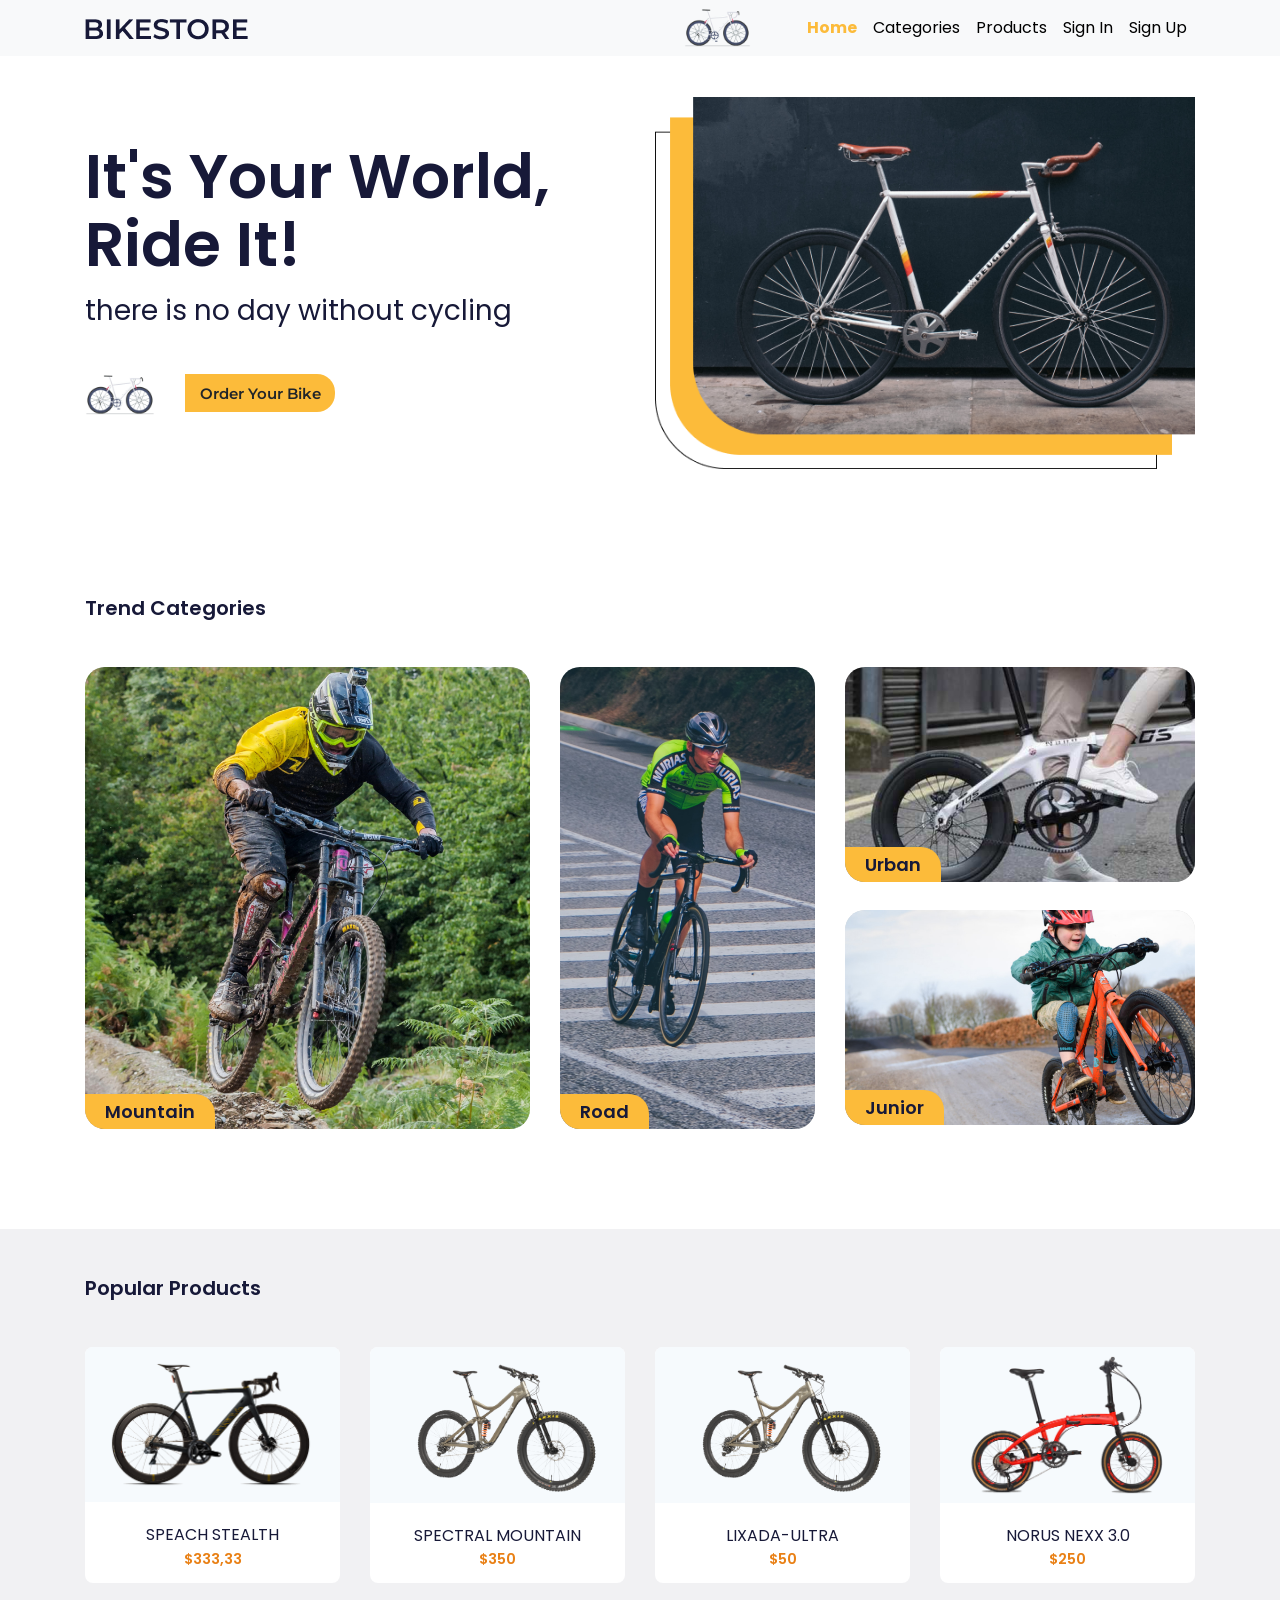
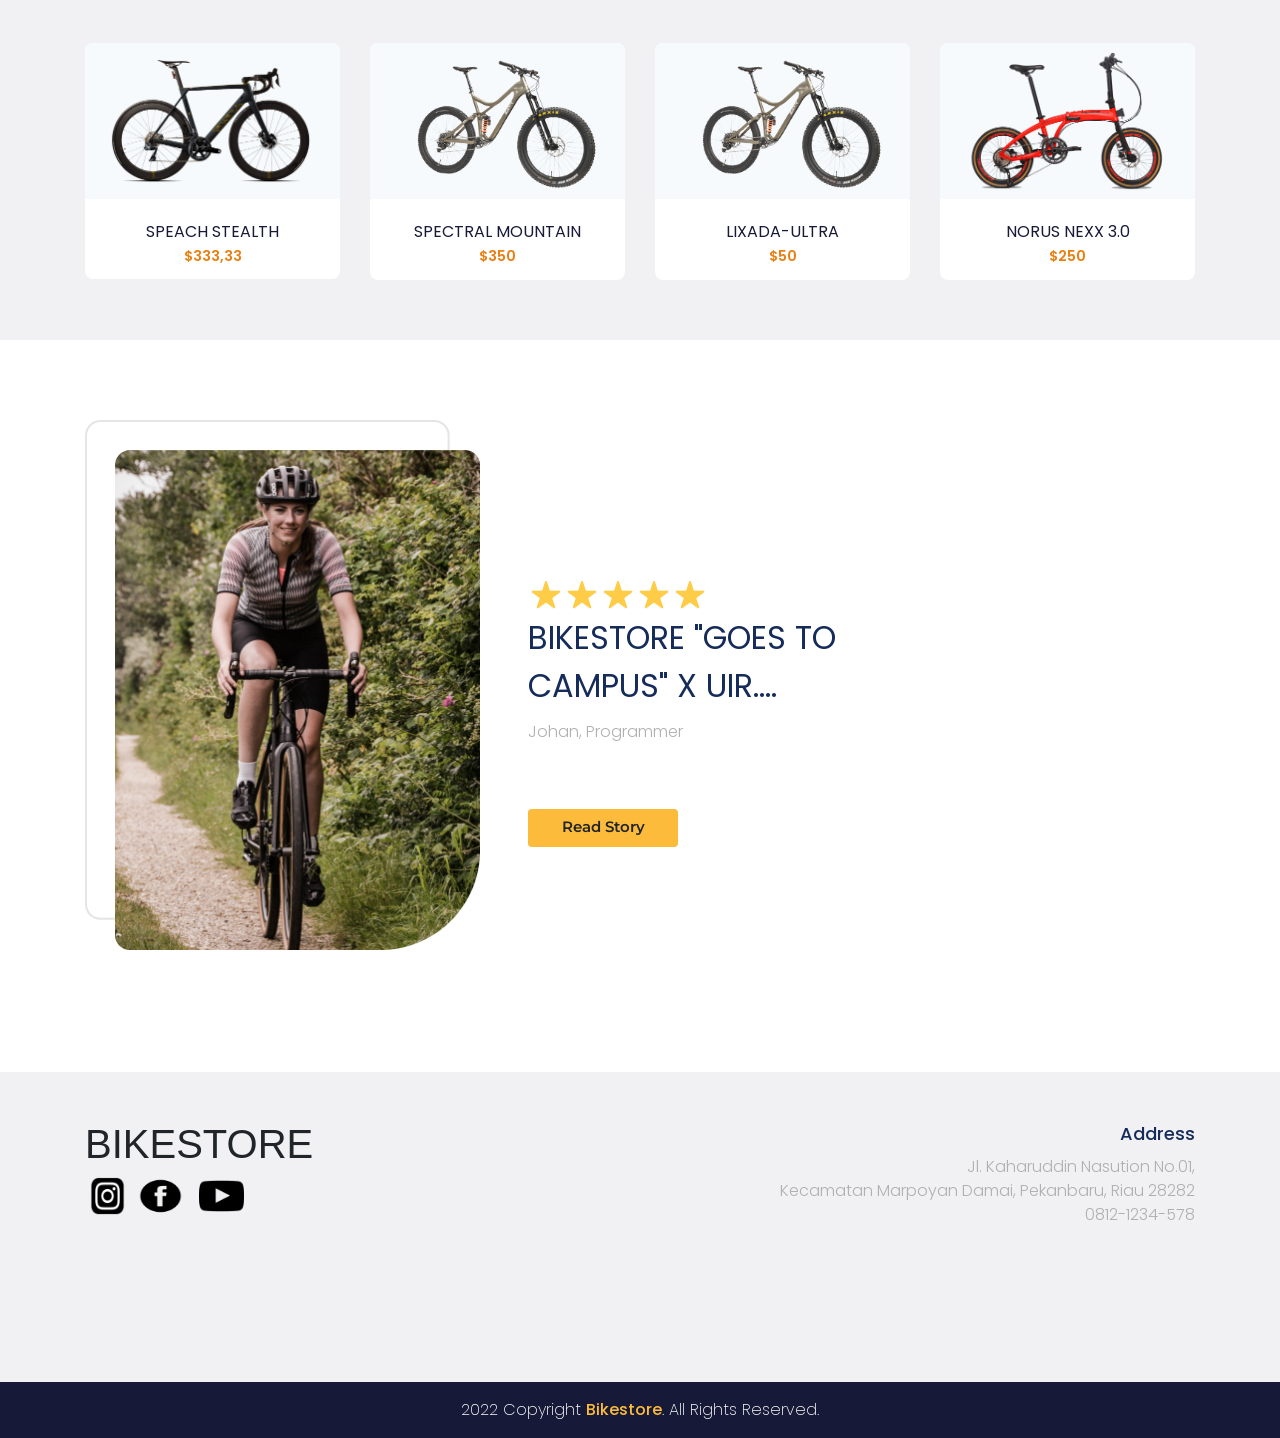
<file: index.html>
<!DOCTYPE html>
<html lang="en">
<head>
    <meta charset="UTF-8">
    <meta http-equiv="X-UA-Compatible" content="IE=edge">
    <meta name="viewport" content="width=device-width, initial-scale=1.0">
    <link rel="stylesheet" href="frontend/libraries/bootstrap/css/bootstrap.css">
    <link href="https://fonts.googleapis.com/css2?family=Montserrat:wght@100;300;400;500;600;700;800&family=Poppins:wght@400;500;600;800&display=swap" rel="stylesheet">
    <link rel="stylesheet" href="frontend/styles/main.css">
    <title>BIKESTORE</title>
</head>
<body>
  <header>
    <nav class="navbar navbar-expand-lg navbar-light fixed-top bg-light">
      <div class="container">
        <a class="navbar-brand" href="#">
          <img src="frontend/images/bikestore.png" style="width: auto;">
        </a>
        <button class="navbar-toggler" type="button" data-toggle="collapse" data-target="#navbarSupportedContent" aria-controls="navbarSupportedContent" aria-expanded="false" aria-label="Toggle navigation">
          <span class="navbar-toggler-icon"></span>
        </button>
        <div class="collapse navbar-collapse" id="navbarSupportedContent">
          <ul class="navbar-nav ml-auto">
            <li class="nav-item">
              <img src="frontend/images/bicycle-logo.svg" class="mr-5" alt="">
            </li>
            <li class="nav-item">
              <a class="nav-link active" href="index.html">Home</a>
            </li>
            <li class="nav-item">
              <a class="nav-link" href="#">Categories</a>
            </li>
            <li class="nav-item">
              <a class="nav-link" href="pages/detail.html">Products</a>
            </li>
            <li class="nav-item">
              <a class="nav-link" href="#">Sign In</a>
            </li>
            <li class="nav-item">
              <a class="nav-link" href="#">Sign Up</a>
            </li>
          </ul>
        </div>
      </div>
    </nav>
  </header>

  <!-- Hero Banner -->
  <section class="pt-5 hero-banner">
    <div class="container">
      <div class="row align-items-center">
        <div class="col-md-6 pr-5">
          <h1 class="mb-3">
            It's Your World, <br> Ride It!
          </h1>
          <p class="mb-5 w-100">
            there is no day without cycling
          </p>
          <img src="frontend/images/bicycle-logo.svg" alt="logo bikestore" class="banner-logo">
          <a href="pages/bookingpage1.html"><button class="btn btn-cta p-2">Order Your Bike</button></a>
        </div>
  
        <div class="col-md-6 pl-6 mt-5">
          <div>
            <img src="frontend/images/bannfer-full.png" alt="" class="img-fluid ">
            <!-- <img src="frontend/images/banner-frame.png" alt="" class="img-fluid position-absolute banner-img-frame">
            <img src="frontend/images/banner-frame-1.png" alt="" class="img-fluid position-absolute banner-img-frame-1"> -->
          </div>
        </div>
      </div>
    </div>
  </section>

  <!-- Trend Categories -->
  <section class="container categories">
    <h4 class="mb-5">Trend Categories</h4>
    <div class="row">
      <div class="col-6 col-md-5 component-categories d-block">
        <div class="tag">
          <span>Mountain</span>
        </div>
        <a href="pages/detail.html">
          <div class="categories-thumbnail">
            <div class="categories-image" style="background-image: url('frontend/images/categories-mountain.jpg');">
            </div>
          </div>
        </a>
      </div>
      <div class="col-6 col-md-3 component-categories d-block">
        <div class="tag">
          <span>Road</span>
        </div>
        <a href="pages/detail.html">
          <div class="categories-thumbnail">
            <div class="categories-image" style="background-image: url('frontend/images/categories-road.jpg');">

            </div>
          </div>
        </a>
        <!-- <div class="card">card</div> -->
      </div>
      <div class="col-12 col-md-4">
        <div class="row">
          <div class="col-12 col-md-12 component-categories d-block">
            <div class="tag">
              <span>Urban</span>
            </div>
            <a href="pages/detail.html">
              <div class="categories-thumbnail-small">
                <div class="categories-image" style="background-image: url('frontend/images/categories-urban.jpg');">
    
                </div>
              </div>
            </a>
          </div>
        </div>
        <div class="row mt-2">
          <div class="col-12 col-md-12 component-categories d-block">
            <div class="tag">
              <span>Junior</span>
            </div>
            <a href="pages/detail.html">
              <div class="categories-thumbnail-small">
                <div class="categories-image" style="background-image: url('frontend/images/categories-junior.jpg');">
    
                </div>
              </div>
            </a>
          </div>
        </div>
      </div>
    </div>
  </section>

  <!-- Popular Products -->
  <section class="popular-products">
    <div class="container">
      <div class="row">
        <div class="col-12">
          <h4 class="mb-5 mt-5">Popular Products</h4>
        </div>
      </div>
      <div class="row">
        <div class="col-6 col-md-4 col-lg-3">
          <a href="pages/detail.html" class="component-products d-block"> 
            <div class="products-image mb-4">
              <img src="frontend/images/speach-stealth.png" alt="" class="w-100">
            </div>
            <div class="products-text mb-2">
              Speach Stealth
            </div>
            <div class="products-price">
              $333,33
            </div>
          </a>
        </div>
        <div class="col-6 col-md-4 col-lg-3">
          <a href="pages/detail.html" class="component-products d-block"> 
            <div class="products-image mb-4">
              <img src="frontend/images/spectral-mountain.png" alt="" class="w-100">
            </div>
            <div class="products-text mb-2">
              Spectral Mountain
            </div>
            <div class="products-price">
              $350
            </div>
          </a>
        </div>
        <div class="col-6 col-md-4 col-lg-3">
          <a href="pages/detail.html" class="component-products d-block"> 
            <div class="products-image mb-4">
              <img src="frontend/images/spectral-mountain.png" alt="" class="w-100">
            </div>
            <div class="products-text mb-2">
              lixada-ultra
            </div>
            <div class="products-price">
              $50
            </div>
          </a>
        </div>
        <div class="col-6 col-md-4 col-lg-3">
          <a href="pages/detail.html" class="component-products d-block"> 
            <div class="products-image mb-4">
              <img src="frontend/images/noriss.png" alt="" class="w-100">
            </div>
            <div class="products-text mb-2">
              Norus Nexx 3.0
            </div>
            <div class="products-price">
              $250
            </div>
          </a>
        </div>
        <div class="col-6 col-md-4 col-lg-3">
          <a href="pages/detail.html" class="component-products d-block"> 
            <div class="products-image mb-4">
              <img src="frontend/images/speach-stealth.png" alt="" class="w-100">
            </div>
            <div class="products-text mb-2">
              Speach Stealth
            </div>
            <div class="products-price">
              $333,33
            </div>
          </a>
        </div>
        <div class="col-6 col-md-4 col-lg-3">
          <a href="pages/detail.html" class="component-products d-block"> 
            <div class="products-image mb-4">
              <img src="frontend/images/spectral-mountain.png" alt="" class="w-100">
            </div>
            <div class="products-text mb-2">
              Spectral Mountain
            </div>
            <div class="products-price">
              $350
            </div>
          </a>
        </div>
        <div class="col-6 col-md-4 col-lg-3">
          <a href="pages/detail.html" class="component-products d-block"> 
            <div class="products-image mb-4">
              <img src="frontend/images/spectral-mountain.png" alt="" class="w-100">
            </div>
            <div class="products-text mb-2">
              lixada-ultra
            </div>
            <div class="products-price">
              $50
            </div>
          </a>
        </div>
        <div class="col-6 col-md-4 col-lg-3">
          <a href="pages/detail.html" class="component-products d-block"> 
            <div class="products-image mb-4">
              <img src="frontend/images/noriss.png" alt="" class="w-100">
            </div>
            <div class="products-text mb-2">
              Norus Nexx 3.0
            </div>
            <div class="products-price">
              $250
            </div>
          </a>
        </div>
      </div>
    </div>
  </section>

  <!-- Testimonial -->
  <section class="testimonial">
    <div class="container">
      <div class="row align-items-center">
        <div class="col-auto">
          <div class="testimonial-hero">
            <img src="frontend/images/testimonial-hero.png" alt="Testimonial" class="position-absolute testimonial-hero-image">
            <img src="frontend/images/testimonial-frame.png" alt="Testimonial" class="testimonial-frame">
          </div>
        </div>
        <div class="colfa-rotate-180 col-md-4 ml-5">
          <div class="stars align-items-center">
            <img src="frontend/images/stars.png" alt="">
          </div>
          <h2 class="testimonial-text">BIKESTORE "GOES TO CAMPUS" X UIR....</h2>
          <p class="testimonial-name
          ">Johan, Programmer</p>
          
          <a href="pages/detail.html" class="btn btn-testimonial mt-5">
            Read Story
          </a>
        </div>
      </div>
    </div><br><br><br>
  </section>

  <!-- Footer -->
  <div class="footer">
    <div class="container">
      <div class="row">
        <div class="col-6">
          <h1 class="mt-5 text-uppercase">Bikestore</h1>
          <div class="d-flex flex-row">
            <a href="https://mail.google.com/mail/u/0/#inbox">
              <img src="frontend/images/icon-ig.png">
            </a>
            <img src="frontend/images/icon-fb.png"  class="ml-2">
            <img src="frontend/images/icon-youtube.png"  class="ml-3">
          </div>
        </div>
        <div class="col-6">
          <div class="footer-tag mt-5">
            <h3>Address</h3>
            <p>Jl. Kaharuddin Nasution No.01, <br>
              Kecamatan Marpoyan Damai, Pekanbaru, Riau 28282 <br>0812-1234-578
            </p>
          </div>
        </div>
      </div>
    </div>
  </div>

  <footer>
    <div class="container">
      <div class="row">
        <div class="col-12 text-center">
          <p class="pt-3">
            2022 Copyright <a href="#">Bikestore</a>. All Rights Reserved.
          </p>
        </div>
      </div>
    </div>
  </footer> 


  <script src="frontend/libraries/jquery-3.6.0.min.js"></script>
  <script src="frontend/libraries/bootstrap/js/bootstrap.js"></script>
</body>
</html>
</file>
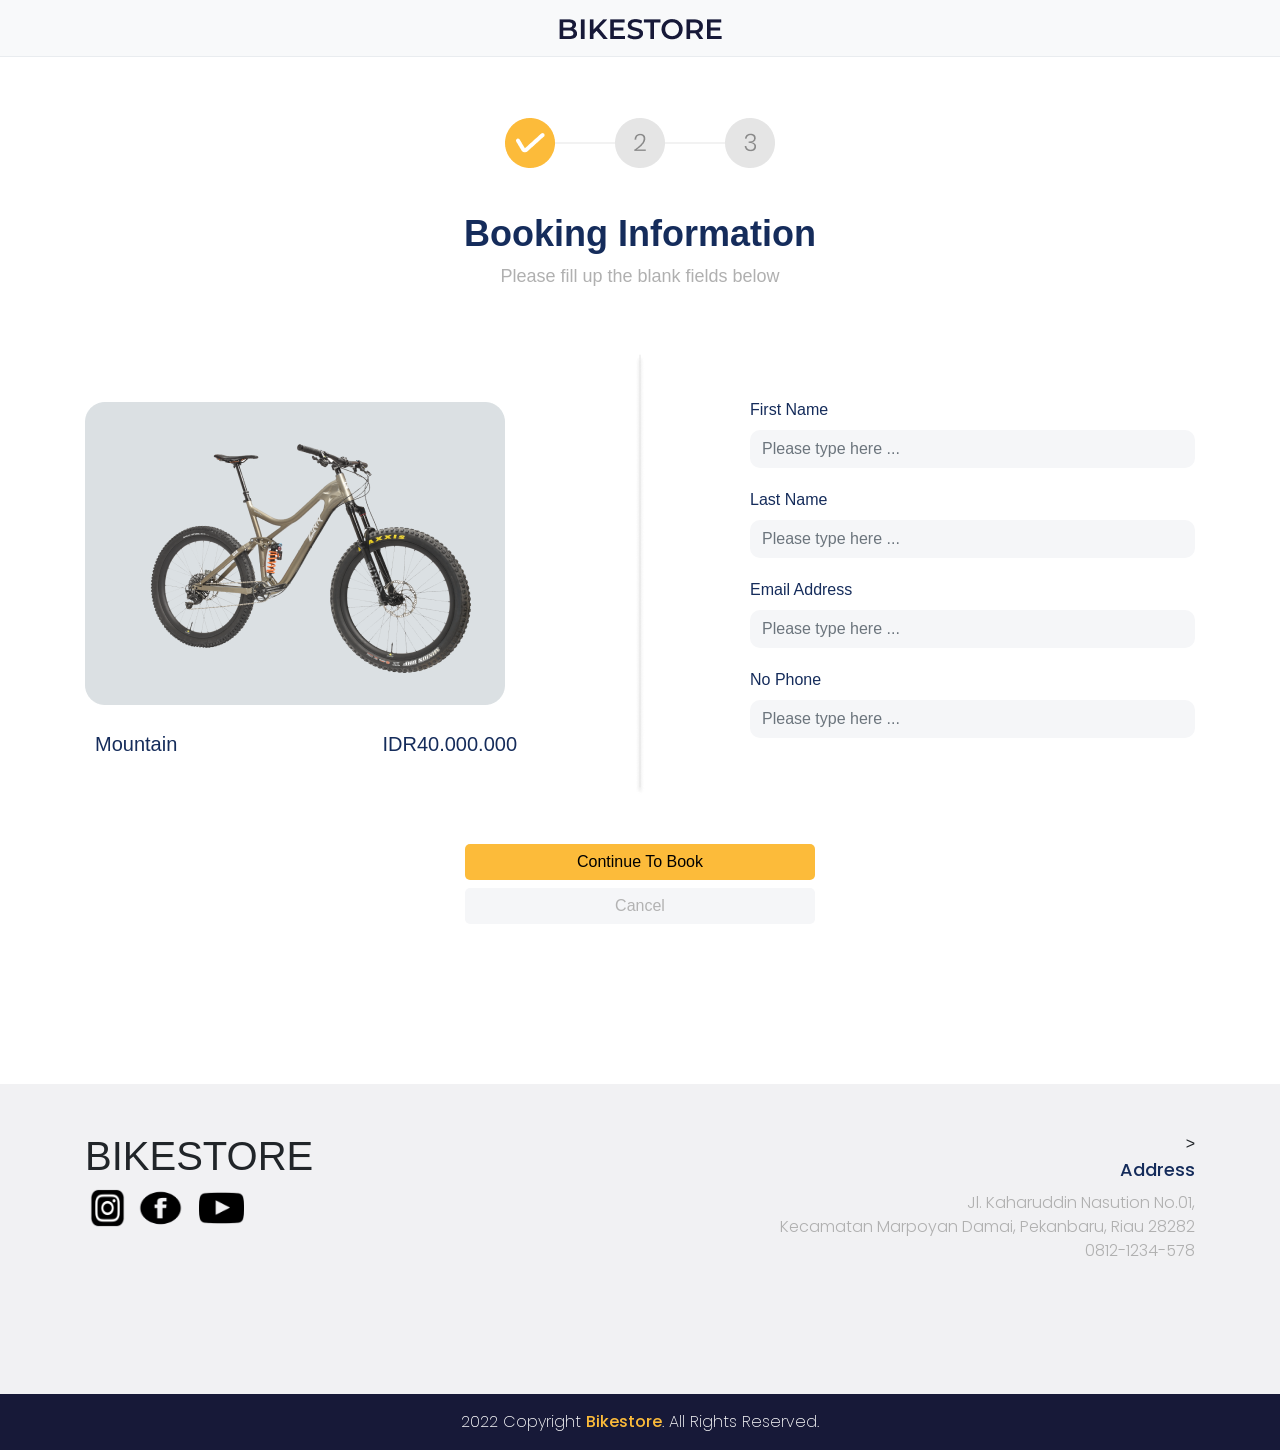
<file: pages/bookingpage1.html>
<!DOCTYPE html>
<html lang="en">
<head>
    <meta charset="UTF-8">
    <meta name="viewport" content="width=device-width, initial-scale=1.0"><link rel="stylesheet" href="../frontend/libraries/bootstrap/css/bootstrap.css">
    <link href="https://fonts.googleapis.com/css2?family=Montserrat:wght@100;300;400;500;600;700;800&family=Poppins:wght@400;500;600;800&display=swap" rel="stylesheet">
    <link rel="stylesheet" href="../frontend/styles/main.css">
    <title>Booking Page1</title>
</head>
<body>
  <header>
    <nav class="navbar navbar-expand-lg navbar-light bg-light">
      <div class="container">
        <a class="navbar-brand mx-auto" href="../index.html"><img src="../frontend/images/bikestore.png" alt=""></a>
      </div>
    </nav>
  </header>

  <!-- Page Content -->
  <div class="container booking-page-1">
    <div class="row">
        <div class="col-12">
            <img src="../frontend/images/stepper.png" class="mx-auto d-block stepper">
        </div>
        <div class="col-12">
            <div class="text-center">
                <h1 class="title-booking">Booking Information</h1>
                <p class="subtitle-booking">Please fill up the blank fields below</p>
            </div>
        </div>
    </div>
    <div class="row mt-5">
        <div class="col-md-5 mt-5">
            <img src="../frontend/images/pic_booking.png" alt="">
            <div class="row mt-4">
                <div class="col-6">
                    <p class="brand-book">Mountain</p>
                </div>
                <div class="col-6">
                    <p class="price-book">IDR40.000.000</p>
                </div>
            </div>
        </div>
        <div class="col-md-2">
            <img src="../frontend/images/garis.png" class="mx-auto d-block">
        </div>
        <div class="col-md-5 mt-4 form-booking">
            <label>First Name</label>
            <div class="input-group">
                <input type="text" class="form-control" placeholder="Please type here ...">
            </div>
            <label>Last Name</label>
            <div class="input-group">
                <input type="text" class="form-control" placeholder="Please type here ...">
            </div>
            <label>Email Address</label>
            <div class="input-group">
                <input type="email" class="form-control" placeholder="Please type here ...">
            </div>
            <label>No Phone</label>
            <div class="input-group">
                <input type="number" class="form-control" placeholder="Please type here ...">
            </div>
        </div>
    </div>
    <div class="row mt-5 mb-5">
        <div class="col-4"></div>
        <div class="col-4">
            <div class="text-center">
                <a href="bookingpage2.html" type="button" class="btn btn-md btn-dark btn-block btn-continue-booking">Continue To Book</a>
                <a href="../index.html" type="button" class="btn btn-md btn-dark btn-block btn-cancel-booking mt-2">Cancel</a>
            </div>
        </div>
        <div class="col-4"></div>
    </div>
  </div>
  <!-- Akhir Page Content -->

  <!-- Footer -->
  <div class="footer">
    <div class="container">
      <div class="row">
        <div class="col-6">
          <h1 class="mt-5 text-uppercase">Bikestore</h1>
          <div class="d-flex flex-row">
            <img src="../frontend/images/icon-ig.png">
            <img src="../frontend/images/icon-fb.png"  class="ml-2">
            <img src="../frontend/images/icon-youtube.png"  class="ml-3">
          </div>
        </div>
        <div class="col-6">
          <div class="footer-tag mt-5">>
            <h3>Address</h3>
            <p>Jl. Kaharuddin Nasution No.01, <br>
              Kecamatan Marpoyan Damai, Pekanbaru, Riau 28282 <br>0812-1234-578
            </p>
          </div>
        </div>
      </div>
    </div>
  </div>

  <footer>
    <div class="container">
      <div class="row">
        <div class="col-12 text-center">
          <p class="pt-3">
            2022 Copyright <a href="#">Bikestore</a>. All Rights Reserved.
          </p>
        </div>
      </div>
    </div>
  </footer>
  
  



  <script src="../frontend/libraries/jquery-3.6.0.min.js"></script>
  <script src="../frontend/libraries/bootstrap/js/bootstrap.js"></script>
</body>
</html>
</file>
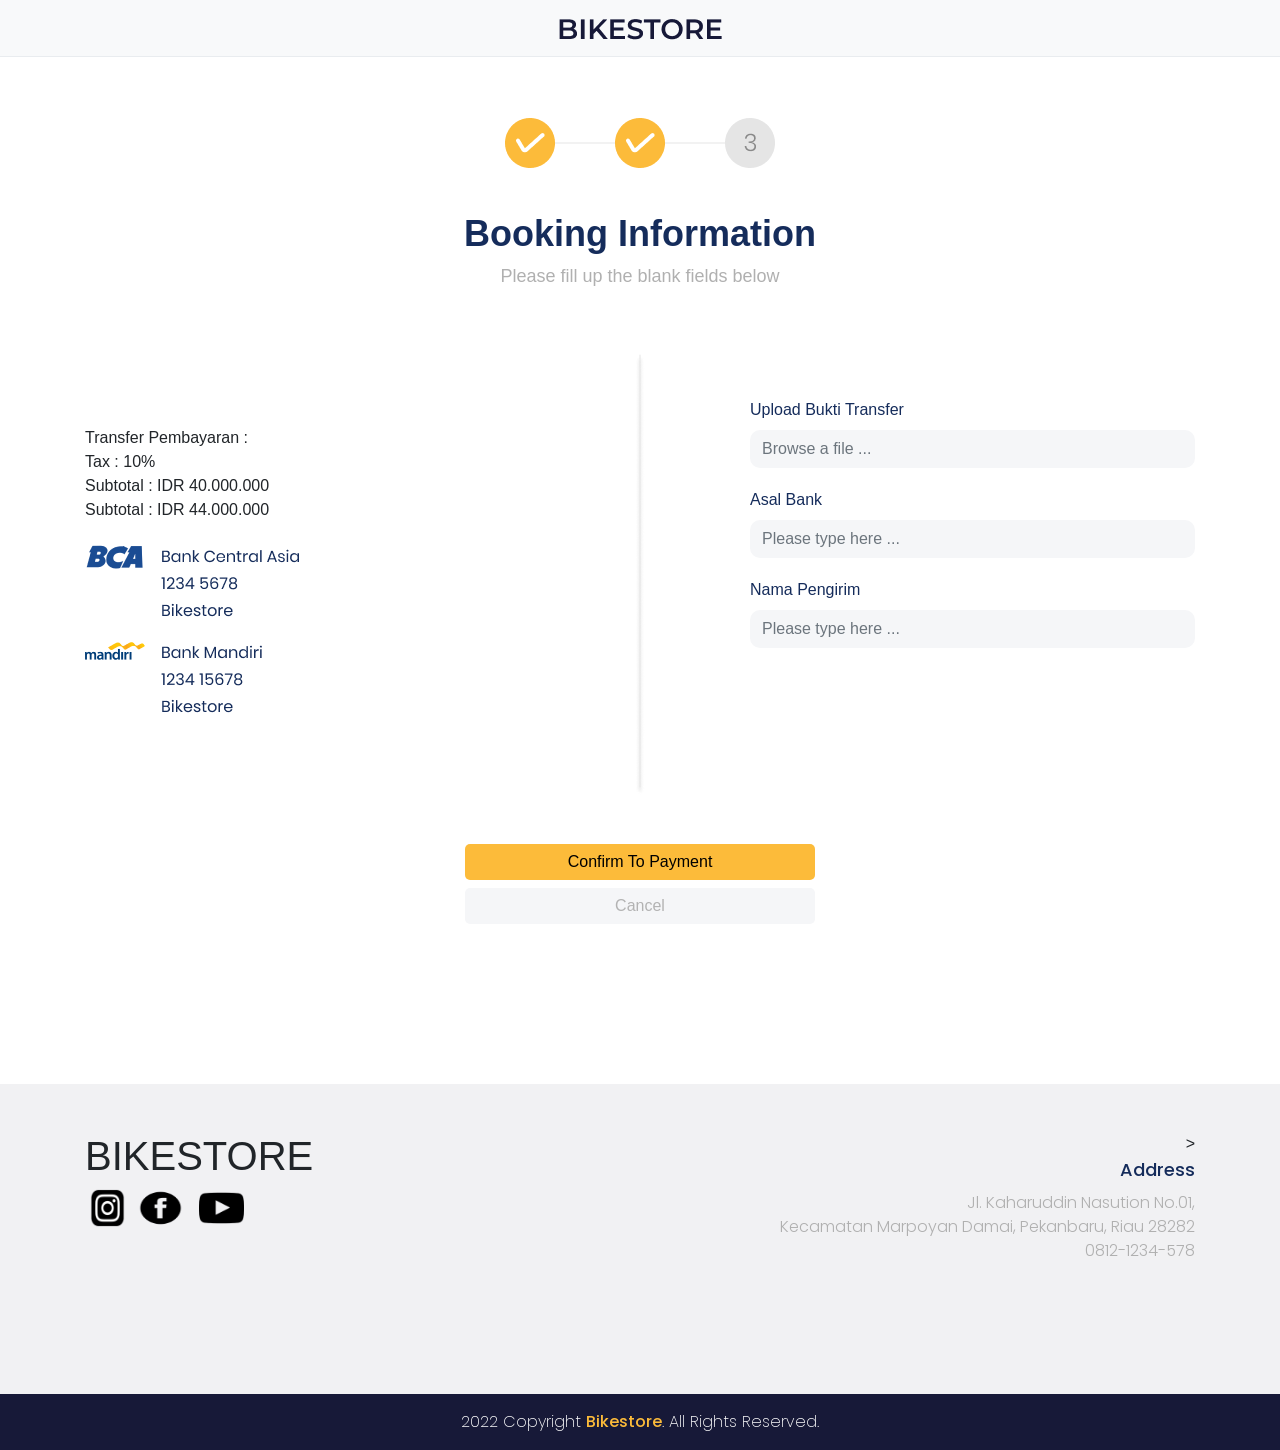
<file: pages/bookingpage2.html>
<!DOCTYPE html>
<html lang="en">
<head>
    <meta charset="UTF-8">
    <meta name="viewport" content="width=device-width, initial-scale=1.0"><link rel="stylesheet" href="../frontend/libraries/bootstrap/css/bootstrap.css">
    <link href="https://fonts.googleapis.com/css2?family=Montserrat:wght@100;300;400;500;600;700;800&family=Poppins:wght@400;500;600;800&display=swap" rel="stylesheet">
    <link rel="stylesheet" href="../frontend/styles/main.css">
    <title>Booking Page 2</title>
</head>
<body>
  <header>
    <nav class="navbar navbar-expand-lg navbar-light bg-light">
      <div class="container">
        <a class="navbar-brand mx-auto" href="../index.html"><img src="../frontend/images/bikestore.png" alt=""></a>
      </div>
    </nav>
  </header>

  <!-- Page Content -->
  <div class="container booking-page-1">
    <div class="row">
        <div class="col-12">
            <img src="../frontend/images/stepper-2.png" class="mx-auto d-block stepper">
        </div>
        <div class="col-12">
            <div class="text-center">
                <h1 class="title-booking">Booking Information</h1>
                <p class="subtitle-booking">Please fill up the blank fields below</p>
            </div>
        </div>
    </div>
    <div class="row mt-5">
        <div class="col-md-5 mt-5">
            <div class="row mt-4">
                <div class="col-6">
                    <p>Transfer Pembayaran :
                        <br>Tax : 10%
                        <br>Subtotal : IDR 40.000.000
                        <br>Subtotal : IDR 44.000.000</p>
                </div>
            </div>
            <img src="../frontend/images/item_bank.png">
        </div>
        <div class="col-md-2">
            <img src="../frontend/images/garis.png" class="mx-auto d-block">
        </div>
        <div class="col-md-5 mt-4 form-booking">
            <label>Upload Bukti Transfer</label>
            <div class="input-group">
                <input type="text" class="form-control" placeholder="Browse a file ...">
            </div>
            <label>Asal Bank</label>
            <div class="input-group">
                <input type="text" class="form-control" placeholder="Please type here ...">
            </div>
            <label>Nama Pengirim</label>
            <div class="input-group">
                <input type="email" class="form-control" placeholder="Please type here ...">
            </div>
        </div>
    </div>
    <div class="row mt-5 mb-5">
        <div class="col-4"></div>
        <div class="col-4">
            <div class="text-center">
                <a href="bookingpage3.html" type="button" class="btn btn-md btn-dark btn-block btn-continue-booking">Confirm To Payment</a>
                <a href="../index.html" type="button" class="btn btn-md btn-dark btn-block btn-cancel-booking mt-2">Cancel</a>
            </div>
        </div>
        <div class="col-4"></div>
    </div>
  </div>
  <!-- Akhir Page Content -->

  <!-- Footer -->
  <div class="footer">
    <div class="container">
      <div class="row">
        <div class="col-6">
          <h1 class="mt-5 text-uppercase">Bikestore</h1>
          <div class="d-flex flex-row">
            <img src="../frontend/images/icon-ig.png">
            <img src="../frontend/images/icon-fb.png"  class="ml-2">
            <img src="../frontend/images/icon-youtube.png"  class="ml-3">
          </div>
        </div>
        <div class="col-6">
          <div class="footer-tag mt-5">>
            <h3>Address</h3>
            <p>Jl. Kaharuddin Nasution No.01, <br>
              Kecamatan Marpoyan Damai, Pekanbaru, Riau 28282 <br>0812-1234-578
            </p>
          </div>
        </div>
      </div>
    </div>
  </div>

  <footer>
    <div class="container">
      <div class="row">
        <div class="col-12 text-center">
          <p class="pt-3">
            2022 Copyright <a href="#">Bikestore</a>. All Rights Reserved.
          </p>
        </div>
      </div>
    </div>
  </footer>
  
  



  <script src="../frontend/libraries/jquery-3.6.0.min.js"></script>
  <script src="../frontend/libraries/bootstrap/js/bootstrap.js"></script>
</body>
</html>
</file>
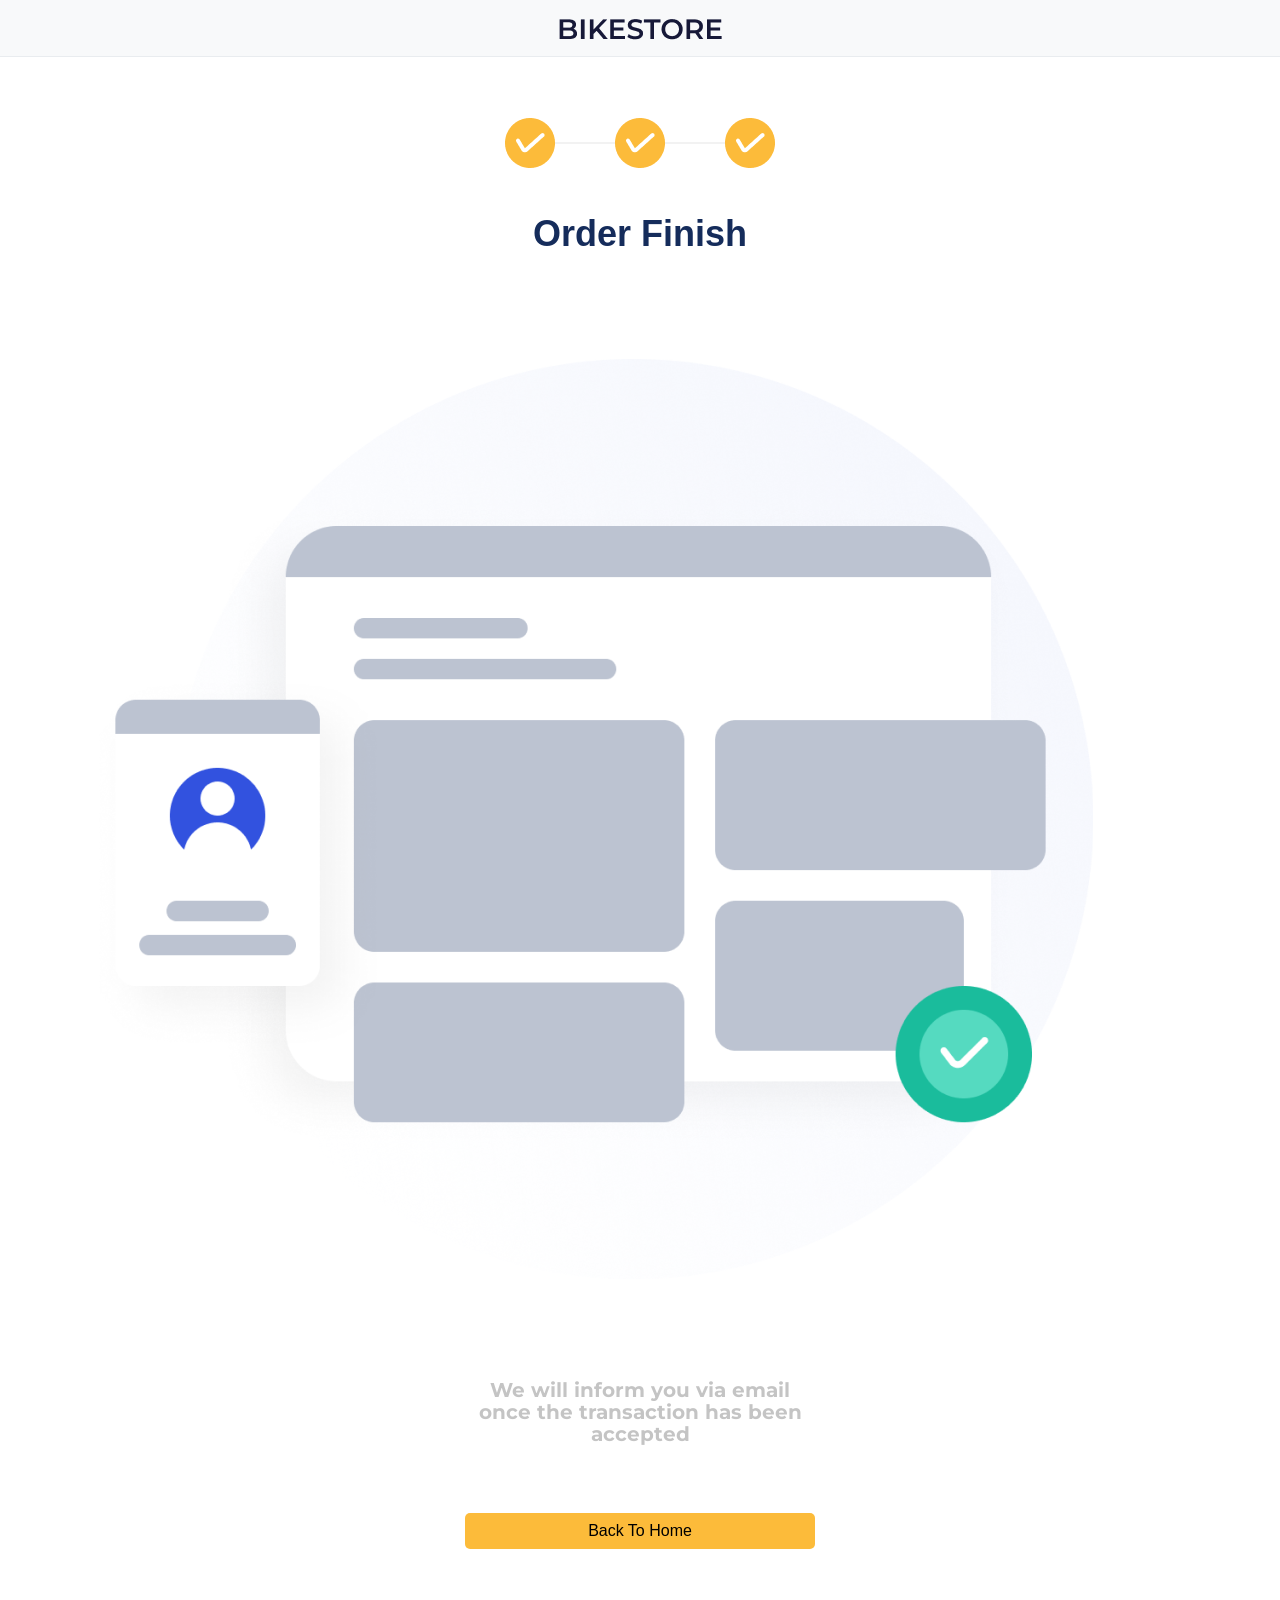
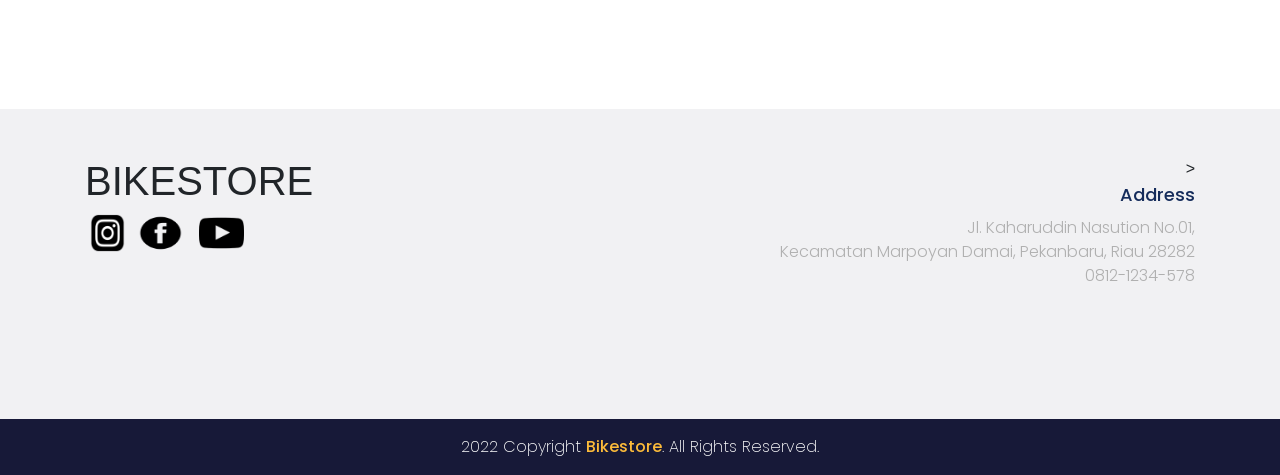
<file: pages/bookingpage3.html>
<!DOCTYPE html>
<html lang="en">
<head>
    <meta charset="UTF-8">
    <meta name="viewport" content="width=device-width, initial-scale=1.0"><link rel="stylesheet" href="../frontend/libraries/bootstrap/css/bootstrap.css">
    <link href="https://fonts.googleapis.com/css2?family=Montserrat:wght@100;300;400;500;600;700;800&family=Poppins:wght@400;500;600;800&display=swap" rel="stylesheet">
    <link rel="stylesheet" href="../frontend/styles/main.css">
    <title>Booking Page 3</title>
</head>
<body>
  <header>
    <nav class="navbar navbar-expand-lg navbar-light bg-light">
      <div class="container">
        <a class="navbar-brand mx-auto" href="../index.html"><img src="../frontend/images/bikestore.png" alt=""></a>
      </div>
    </nav>
  </header>

  <!-- Page Content -->
  <div class="container booking-page-1">
    <div class="row">
        <div class="col-12">
            <img src="../frontend/images/stepper-3.png" class="mx-auto d-block stepper">
        </div>
        <div class="col-12">
            <div class="text-center">
                <h1 class="title-booking">Order Finish</h1>
            </div>
        </div>
    </div>
    <div class="imgorderfinish">
      <div class="row mt-5">
        <div class="col-md-5 mt-5">
            <img src="../frontend/images/logo_finish.png">
        </div>
      </div>
      <section>
        <div class="world">
            <div class="container">
                <div class="row">
                    <div class="col-12">
                        <p>We will inform you via email
                            <br>once the transaction has been
                            <br>accepted</p>
                    </div>
                </div>
            </div>
        </div>
    </section>
    </div>
    <div class="row mt-5 mb-5">
        <div class="col-4"></div>
        <div class="col-4">
            <div class="text-center">
                <a href="../index.html" type="button" class="btn btn-md btn-dark btn-block btn-continue-booking">Back To Home</a>
            </div>
        </div>
        <div class="col-4"></div>
    </div>
  </div>
  <!-- Akhir Page Content -->

  <!-- Footer -->
  <div class="footer">
    <div class="container">
      <div class="row">
        <div class="col-6">
          <h1 class="mt-5 text-uppercase">Bikestore</h1>
          <div class="d-flex flex-row">
            <img src="../frontend/images/icon-ig.png">
            <img src="../frontend/images/icon-fb.png"  class="ml-2">
            <img src="../frontend/images/icon-youtube.png"  class="ml-3">
          </div>
        </div>
        <div class="col-6">
          <div class="footer-tag mt-5">>
            <h3>Address</h3>
            <p>Jl. Kaharuddin Nasution No.01, <br>
              Kecamatan Marpoyan Damai, Pekanbaru, Riau 28282 <br>0812-1234-578
            </p>
          </div>
        </div>
      </div>
    </div>
  </div>

  <footer>
    <div class="container">
      <div class="row">
        <div class="col-12 text-center">
          <p class="pt-3">
            2022 Copyright <a href="#">Bikestore</a>. All Rights Reserved.
          </p>
        </div>
      </div>
    </div>
  </footer>
  
  



  <script src="../frontend/libraries/jquery-3.6.0.min.js"></script>
  <script src="../frontend/libraries/bootstrap/js/bootstrap.js"></script>
</body>
</html>
</file>
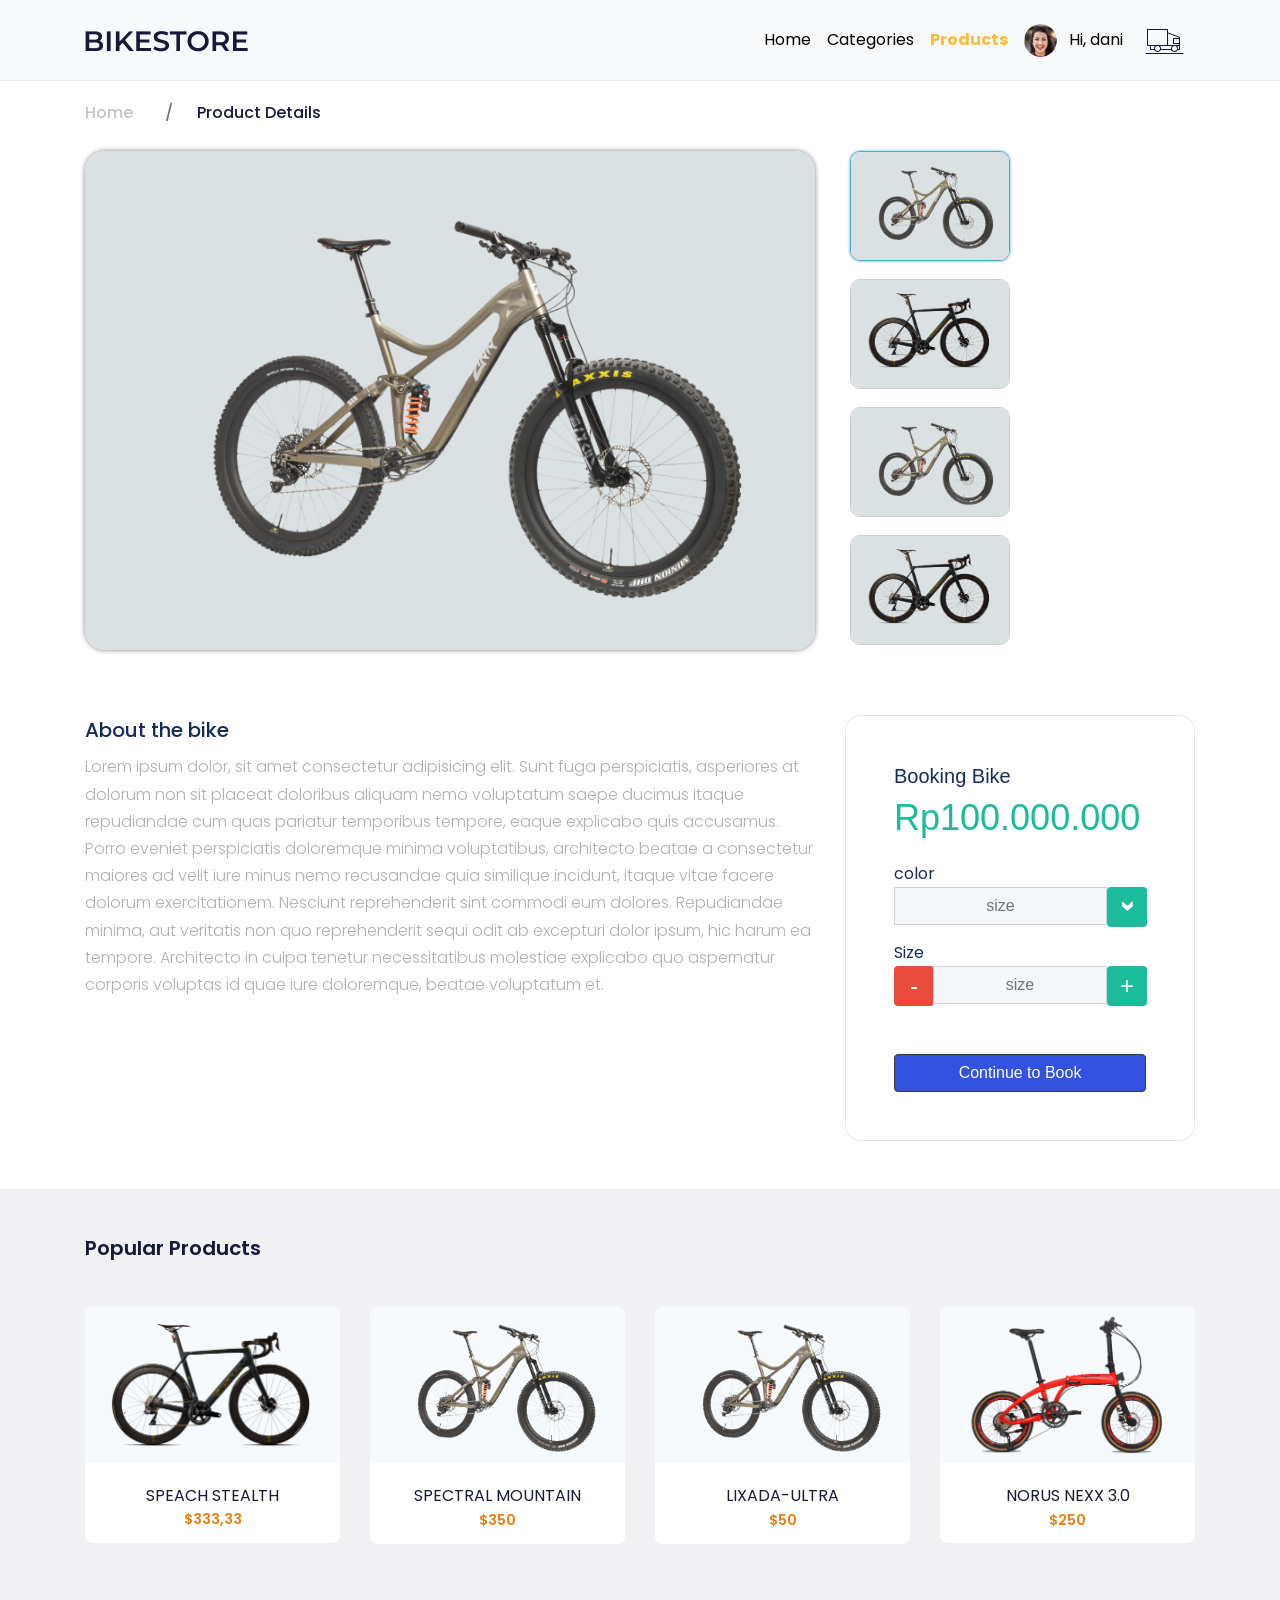
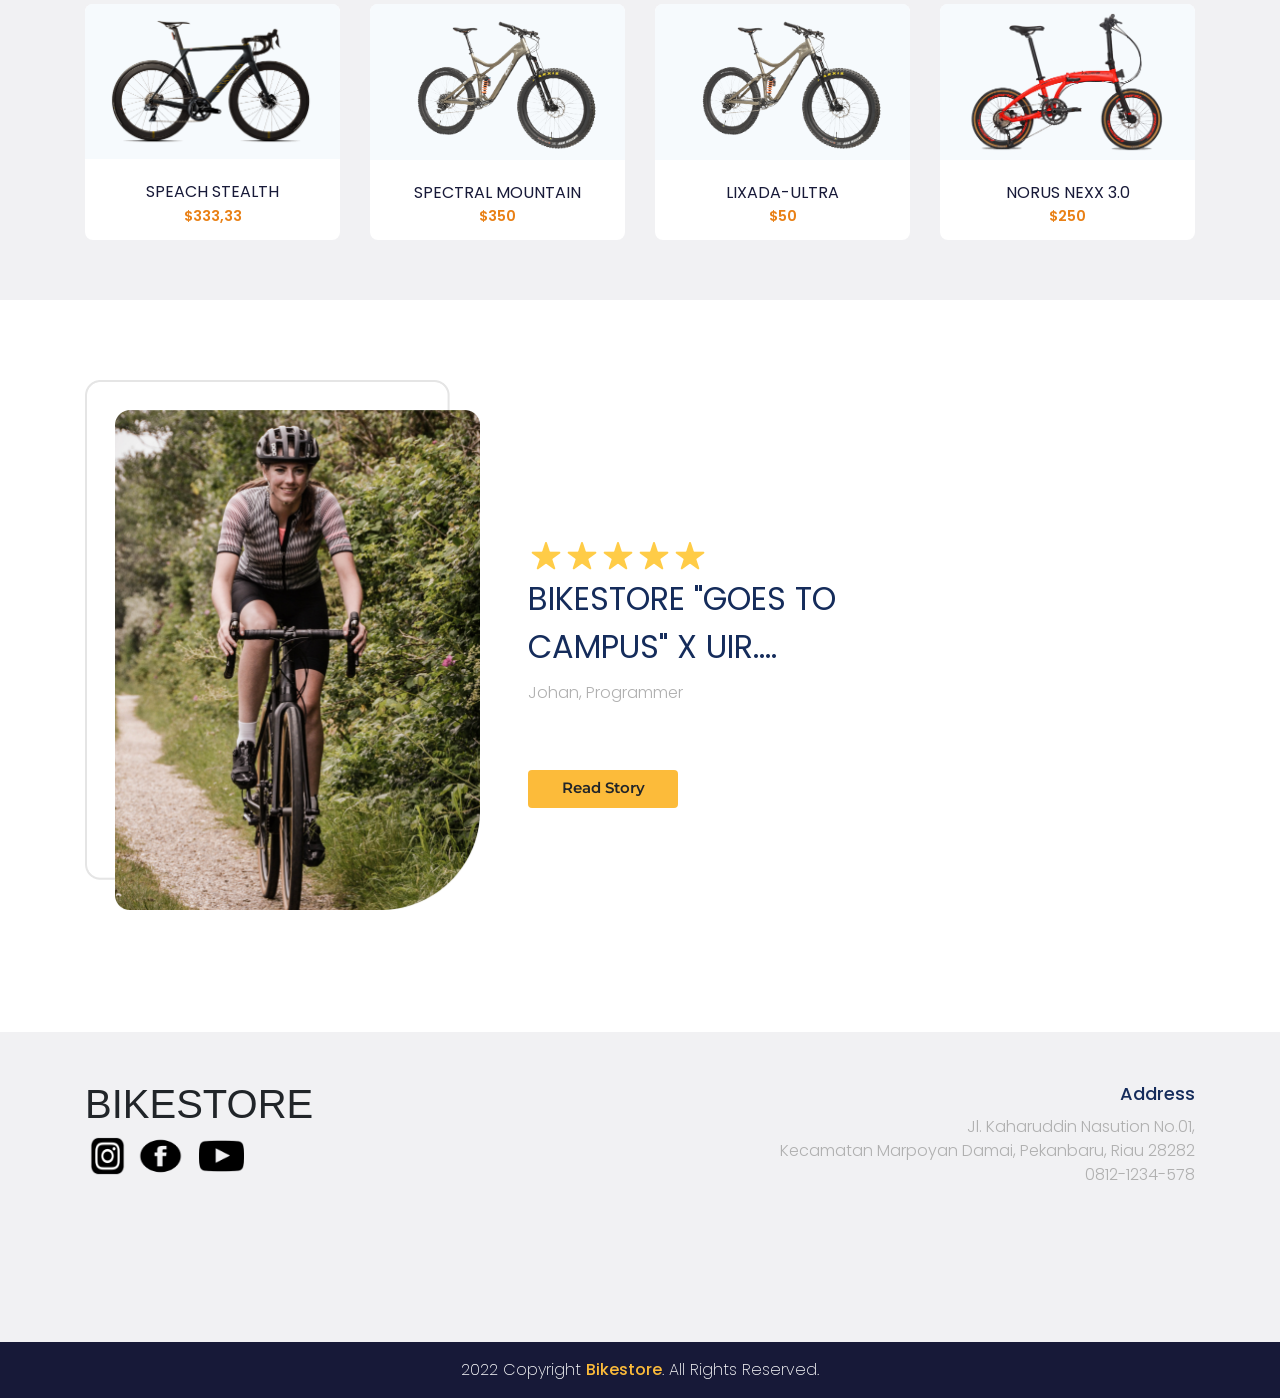
<file: pages/detail.html>
<!DOCTYPE html>
<html lang="en">
<head>
    <meta charset="UTF-8">
    <meta http-equiv="X-UA-Compatible" content="IE=edge">
    <meta name="viewport" content="width=device-width, initial-scale=1.0">
    <link rel="stylesheet" href="../frontend/libraries/bootstrap/css/bootstrap.css">
    <link href="https://fonts.googleapis.com/css2?family=Montserrat:wght@100;300;400;500;600;700;800&family=Poppins:wght@400;500;600;800&display=swap" rel="stylesheet">
    <link rel="stylesheet" href="../frontend/styles/main.css">
    <link rel="stylesheet" href="../frontend/libraries/xzoom/xzoom.css">
    
    <title>Detail</title>
</head>
<body>
  <header>
    <nav class="navbar navbar-expand-lg navbar-light bg-light">
      <div class="container">
        <a class="navbar-brand" href="#"><img src="../frontend/images/bikestore.png" alt=""></a>
        <button class="navbar-toggler" type="button" data-toggle="collapse" data-target="#navbarSupportedContent" aria-controls="navbarSupportedContent" aria-expanded="false" aria-label="Toggle navigation">
          <span class="navbar-toggler-icon"></span>
        </button>

        <div class="collapse navbar-collapse" id="navbarSupportedContent">
          <ul class="navbar-nav ml-auto">
            <li class="nav-item">
              <a class="nav-link" href="../index.html">Home</a>
            </li>
            <li class="nav-item">
              <a class="nav-link" href="#">Categories</a>
            </li>
            <li class="nav-item">
              <a class="nav-link active" href="#">Products</a>
            </li>
          </ul>
          <!-- Desktop Menu -->
          <ul class="navbar-nav d-none d-lg-flex">
            <li class="nav-item dropdown">
              <a href="#" class="nav-link mt-2" id="navbarDropdown" role="button" data-toggle="dropdown">
                <img src="../frontend/images/icon_user.png" alt="icon user" class="rounded-circle mr-2 profile-picture">
                Hi, dani 
              </a>
            </li>
            <li class="nav-item">
              <a href="#" class="nav-link d-inline-block">
                <img src="../frontend/images/ic_cart.png" alt="">
              </a>
            </li>
          </ul>
        </div>
      </div>
    </nav>
  </header>

  <!-- Page Content -->
  <div class="page-content page-details">
    <section class="bike-breadcrumbs">
      <div class="container">
        <div class="row">
          <div class="col-12">
            <nav>
              <ol class="breadcrumb">
                <li class="breadcrumb-item">
                  <a href="">Home</a>
                </li>
                <li class="breadcrumb-item active">
                  Product Details
                </li>
              </ol>
            </nav>
          </div>
        </div>
      </div>
    </section>

    <section class="bike-gallery">
      <div class="container">
        <div class="row">
          <div class="col-10 col-md-8">
            <div class="xzoom-container">
              <img 
                src="../frontend/images/product-details-1.png" 
                class="xzoom w-100 main-image d-block" 
                id="xzoom-default"
                xoriginal="../frontend/images/product-details-1.png">
            </div>
          </div>
          <div class="col-2 col-md-2">
            <div class="xzoom-thumbs">
              <a href="../frontend/images/product-details-1.png">
                <img src="../frontend/images/product-details-1.png" class="xzoom-gallery w-100" xpreview="../frontend/images/product-details-1.png">
              </a>
              <a href="../frontend/images/product-details-2.png">
                <img src="../frontend/images/product-details-2.png" class="xzoom-gallery w-100 mt-2" xpreview="../frontend/images/product-details-2.png">
              <a href="../frontend/images/product-details-1.png">
                <img src="../frontend/images/product-details-1.png" class="xzoom-gallery w-100 mt-2" xpreview="../frontend/images/product-details-1.png">
              <a href="../frontend/images/product-details-2.png">
                <img src="../frontend/images/product-details-2.png" class="xzoom-gallery w-100 mt-2" xpreview="../frontend/images/product-details-2.png">
              </a>
            </div> 
          </div>
        </div>
      </div>
    </section>

    <section class="bike-heading mb-5">
      <div class="container">
        <div class="row">
          <div class="col-lg-8">
            <h1>About the bike</h1>
            <p>Lorem ipsum dolor, sit amet consectetur adipisicing elit. Sunt fuga perspiciatis, asperiores at dolorum non sit placeat doloribus aliquam nemo voluptatum saepe ducimus itaque repudiandae cum quas pariatur temporibus tempore, eaque explicabo quis accusamus. Porro eveniet perspiciatis doloremque minima voluptatibus, architecto beatae a consectetur maiores ad velit iure minus nemo recusandae quia similique incidunt, itaque vitae facere dolorum exercitationem. Nesciunt reprehenderit sint commodi eum dolores. Repudiandae minima, aut veritatis non quo reprehenderit sequi odit ab excepturi dolor ipsum, hic harum ea tempore. Architecto in culpa tenetur necessitatibus molestiae explicabo quo aspernatur corporis voluptas id quae iure doloremque, beatae voluptatum et.</p>
          </div>
          <div class="col-lg-4">
            <div class="card bordered p-5">
              <h5 class="booking-title">Booking Bike</h5>
              <h2 class="booking-price">Rp100.000.000</h2>
              <p class="mb-0 subtitle">color</p>
              <div class="input-number">
                <div class="input-group">
                  <input type="text" class="form-control" placeholder="size">
                  <div class="input-group-prepend">
                    <div class="input-group-text plus">
                      <img src="../frontend/images/arrow.png">
                    </div>
                  </div>
                </div>
              </div>

              <p class="mb-0 subtitle">Size</p>
              <div class="input-number">
                <div class="input-group">
                  <div class="input-group-prepend">
                    <div class="input-group-text minus">
                      -
                    </div>
                  </div>
                  <input type="text" class="form-control" placeholder="size">
                  <div class="input-group-prepend">
                    <div class="input-group-text plus">
                      +
                    </div>
                  </div>
                </div>
              </div>
              <a href="bookingpage1.html" class="btn btn-md btn-dark btn-block mt-5 btn-booking">Continue to Book</a>
            </div>
          </div>
        </div>
      </div>
    </section>
  </div>
  <!-- Akhir Page Content -->

  <!-- Popular Products -->
  <section class="popular-products">
    <div class="container">
      <div class="row">
        <div class="col-12">
          <h4 class="mb-5 mt-5">Popular Products</h4>
        </div>
      </div>
      <div class="row">
        <div class="col-6 col-md-4 col-lg-3">
          <a href="#" class="component-products d-block"> 
            <div class="products-image mb-4">
              <img src="../frontend/images/speach-stealth.png" alt="" class="w-100">
            </div>
            <div class="products-text mb-2">
              Speach Stealth
            </div>
            <div class="products-price">
              $333,33
            </div>
          </a>
        </div>
        <div class="col-6 col-md-4 col-lg-3">
          <a href="#" class="component-products d-block"> 
            <div class="products-image mb-4">
              <img src="../frontend/images/spectral-mountain.png" alt="" class="w-100">
            </div>
            <div class="products-text mb-2">
              Spectral Mountain
            </div>
            <div class="products-price">
              $350
            </div>
          </a>
        </div>
        <div class="col-6 col-md-4 col-lg-3">
          <a href="#" class="component-products d-block"> 
            <div class="products-image mb-4">
              <img src="../frontend/images/spectral-mountain.png" alt="" class="w-100">
            </div>
            <div class="products-text mb-2">
              lixada-ultra
            </div>
            <div class="products-price">
              $50
            </div>
          </a>
        </div>
        <div class="col-6 col-md-4 col-lg-3">
          <a href="#" class="component-products d-block"> 
            <div class="products-image mb-4">
              <img src="../frontend/images/noriss.png" alt="" class="w-100">
            </div>
            <div class="products-text mb-2">
              Norus Nexx 3.0
            </div>
            <div class="products-price">
              $250
            </div>
          </a>
        </div>
        <div class="col-6 col-md-4 col-lg-3">
          <a href="#" class="component-products d-block"> 
            <div class="products-image mb-4">
              <img src="../frontend/images/speach-stealth.png" alt="" class="w-100">
            </div>
            <div class="products-text mb-2">
              Speach Stealth
            </div>
            <div class="products-price">
              $333,33
            </div>
          </a>
        </div>
        <div class="col-6 col-md-4 col-lg-3">
          <a href="#" class="component-products d-block"> 
            <div class="products-image mb-4">
              <img src="../frontend/images/spectral-mountain.png" alt="" class="w-100">
            </div>
            <div class="products-text mb-2">
              Spectral Mountain
            </div>
            <div class="products-price">
              $350
            </div>
          </a>
        </div>
        <div class="col-6 col-md-4 col-lg-3">
          <a href="#" class="component-products d-block"> 
            <div class="products-image mb-4">
              <img src="../frontend/images/spectral-mountain.png" alt="" class="w-100">
            </div>
            <div class="products-text mb-2">
              lixada-ultra
            </div>
            <div class="products-price">
              $50
            </div>
          </a>
        </div>
        <div class="col-6 col-md-4 col-lg-3">
          <a href="#" class="component-products d-block"> 
            <div class="products-image mb-4">
              <img src="../frontend/images/noriss.png" alt="" class="w-100">
            </div>
            <div class="products-text mb-2">
              Norus Nexx 3.0
            </div>
            <div class="products-price">
              $250
            </div>
          </a>
        </div>
      </div>
    </div>
  </section>

  <!-- Testimonial -->
  <section class="testimonial">
    <div class="container">
      <div class="row align-items-center">
        <div class="col-auto">
          <div class="testimonial-hero">
            <img src="../frontend/images/testimonial-hero.png" alt="Testimonial" class="position-absolute testimonial-hero-image">
            <img src="../frontend/images/testimonial-frame.png" alt="Testimonial" class="testimonial-frame">
          </div>
        </div>
        <div class="colfa-rotate-180 col-md-4 ml-5">
          <div class="stars align-items-center">
            <img src="../frontend/images/stars.png" alt="">
          </div>
          <h2 class="testimonial-text">BIKESTORE "GOES TO CAMPUS" X UIR....</h2>
          <p class="testimonial-name
          ">Johan, Programmer</p>
          
          <a href="detail.html" class="btn btn-testimonial mt-5">
            Read Story
          </a>
        </div>
      </div>
    </div><br><br><br>
  </section>

  <!-- Footer -->
  <div class="footer">
    <div class="container">
      <div class="row">
        <div class="col-6">
          <h1 class="mt-5 text-uppercase">Bikestore</h1>
          <div class="d-flex flex-row">
            <img src="../frontend/images/icon-ig.png">
            <img src="../frontend/images/icon-fb.png"  class="ml-2">
            <img src="../frontend/images/icon-youtube.png"  class="ml-3">
          </div>
        </div>
        <div class="col-6">
          <div class="footer-tag mt-5">
            <h3>Address</h3>
            <p>Jl. Kaharuddin Nasution No.01, <br>
              Kecamatan Marpoyan Damai, Pekanbaru, Riau 28282 <br>0812-1234-578
            </p>
          </div>
        </div>
      </div>
    </div>
  </div>

  <footer>
    <div class="container">
      <div class="row">
        <div class="col-12 text-center">
          <p class="pt-3">
            2022 Copyright <a href="#">Bikestore</a>. All Rights Reserved.
          </p>
        </div>
      </div>
    </div>
  </footer>
  
  



  <script src="../frontend/libraries/jquery-3.6.0.min.js"></script>
  <script src="../frontend/libraries/bootstrap/js/bootstrap.js"></script>
  <script src="../frontend/libraries/xzoom/xzoom.min.js"></script>

  <script>
    $(document).ready(function () {
      $(".xzoom, .xzoom-gallery").xzoom({
        zoomWidth: 450,
        title: false,
        tint: "#333",
        Xoffset: 20,
      });
    });
  </script>
</body>
</html>
</file>
<file: frontend/styles/main.css>
header {
    border-bottom: 1px solid #e9ecef;
    width: 100%;
    position: relative;
}

.navbar-brand img {
    max-height: 80px;
}

.nav-item {
    font-family: 'poppins', sans-serif;
    font-weight: 400;
}

.nav-item.active {
    font-family: 'poppins', sans-serif;
    font-weight: 600;
    color: #FCBB3A !important;
}

ul li a {
    color: #000000 !important;
}

ul li a:hover {
    color: #FCBB3A !important;
}

.nav-item .nav-link.active {
    font-weight: bold;
    color: #FCBB3A !important;
}

/* Hero Banner */
section.hero-banner {
    margin-bottom: 8rem;
}

section h1 {
    font-size: 62px;
    font-style: normal;
    font-family: 'Poppins';
    font-weight: 600;
    line-height: 110%;
    color: #171938;
    
}

section h4 {
    font-family: 'Poppins';
    font-style: normal;
    font-weight: 600;
    font-size: 20px;
    line-height: 110%;
    color: #171938;
}

section p {
    font-family: 'Poppins';
    font-style: normal;
    font-weight: 400;
    font-size: 28px;
    line-height: 110%;
    color: #171938;
}

section .btn-cta {
    background-color: #FCBB3A;
    font-family: 'Montserrat', sans-serif;
    font-weight: 600;
    font-size: 15px;

    position: absolute;
    width: 150px;
    height: 38px;
    left: 115px;
    border-radius: 0px 18px 18px 0px;
}

section .btn-cta:hover {
    background-color: #fca800;
}

section .banner-logo {
    position:absolute ;
    width: 70px;
}

section .banner-img {
    margin: -110px 0 0 0;
    
    max-width: 480px;
}
section .banner-img-frame {
    margin: -90px 0 0 40px;
    z-index: 1;
    max-width: 480px;
}
section .banner-img-frame-1 {
    margin: -70px 0 0 20px;
    max-width: 480px;
}

.card {
    height: 100%;
}

/* Categories */
section.categories {
    margin-bottom: 5rem;
}

.component-categories {
    margin-bottom: 20px;
}

.component-categories:hover {
    text-decoration: none;
}

.tag {
    z-index: 3;
    background-color: #FCBB3A;
    padding: .25rem 1.25rem;
    position: absolute;
    bottom: 0;
    left: 15px;
    color: white;
    min-height: 30px;
    border-radius: 0px 20px;
    
}

.tag span {
    font-family: 'Poppins';
    font-style: normal;
    font-weight: 600;
    font-size: 18px;
    color: #171938;
}

.categories-thumbnail {
    width: 100%;
    height: 462px;
    border-radius: 20px;
    overflow: hidden;
    position: relative;
    z-index: 1;
}

.categories-thumbnail:hover .categories-image {
    transform: scale(1.1);
}

.categories-thumbnail-small {
    width: 100%;
    height: 215px;
    border-radius: 20px;
    overflow: hidden;
    position: relative;
    z-index: 1;
}

.categories-thumbnail-small:hover .categories-image {
    transform: scale(1.1);
}

.categories-image {
    width: 100%;
    height: 100%;

    background-color: #ddd;
    background-position: center;
    background-size: cover;
    background-repeat: no-repeat;

    transition: all 0.3s ease;
}

/* Products */
section.popular-products {
    margin-bottom: 5rem;
    background-color: rgba(23, 25, 56, 0.06);
}

.component-products {
    margin-bottom: 20px;
    background: #ffffff;
    border-radius: 8px;
    border: #000000;
    transition: all 0.2s ease-in-out;
    padding-bottom: 15px;
    margin-bottom: 60px;
}

.component-products:hover {
    text-decoration: none;
    transform: scale(1.1);
}


.products-image {
    padding: 0.5rem;

    border-radius: 8px 8px 0px 0px;
    background: #F6FAFD;
    background-position: center;
    background-size: cover;
    background-repeat: no-repeat;

    transition: all 0.3s ease;
}

.products-text {
    font-family: 'Poppins';
    font-style: normal;
    text-transform: uppercase;
    font-weight: 400;
    font-size: 1rem;
    line-height: 110%;
    text-align: center;
    color: #171938;
}

.products-price {
    font-family: 'Poppins';
    font-style: normal;
    font-weight: 600;
    font-size: 0.9rem;
    line-height: 110%;
    text-align: center;
    color: #E98015;
}

/* Testimonial */
.testimonial {
    margin-bottom: 5rem;
}

.testimonial-hero-image {
    z-index: 1;  
    margin: 30px 0px 0px 30px;
    width: 365px;
    height: 500px;
}

.testimonial-frame {
    width: 365px;
    height: 500px;
}

.stars img{
    width: 180px;
}

.testimonial-text {
    font-family: 'Poppins';
    font-style: normal;
    font-weight: 400;
    font-size: 32px;
    line-height: 48px;

    color: #152C5B;
}

.testimonial-name {
    font-family: 'Poppins';
    font-style: normal;
    font-weight: 300;
    font-size: 16px;
    line-height: 27px;
    color: #B0B0B0;
}

.btn-testimonial {
    background-color: #FCBB3A;
    font-family: 'Montserrat', sans-serif;
    font-weight: 600;
    font-size: 15px;

    position: absolute;
    width: 150px;
    height: 38px;
    border-radius: 4px;
}

.btn-testimonial:hover {
    box-shadow: 0px 8px 15px rgba(50, 82, 223, 0.3);
    border-radius: 4px;
}

/* Footer */
.footer {
    height: 310px;
    background-color: rgba(23, 25, 56, 0.06);
}

.footer img {
    width: 45px;
    height: 40px;
}

.footer-tag {
    text-align: right;
}

.footer-tag h3 {
    font-family: 'Poppins';
    font-style: normal;
    font-weight: 500;
    font-size: 18px;
    line-height: 27px;
    text-align: right;

    color: #152C5B;
}

.footer-tag p {
    font-family: 'Poppins';
    font-style: normal;
    font-weight: 300;
    font-size: 16px;
    line-height: 24px;
    text-align: right;

    color: #B0B0B0;
}

.footer-copyright {
    background-color: #171938;
    text-align: center;
    padding-top: 5px;
    padding-bottom: 5px;

}

footer {
    background-color: #171938;
}

footer p {
    font-family: 'Poppins';
    font-style: normal;
    font-weight: 200;
    font-size: 16px;
    line-height: 24px;
    color: #FFFFFF;
    
}

footer p a{
    font-weight: 500;
    color: #FCBB3A;
    transition: all 0.2s ease-in-out;
}

footer p a:hover{
    text-decoration: none;
    font-weight: 500;
    color: #f8a90b;
    transform: scale(1.1);
}

/* Breadcrumb */
.bike-breadcrumbs .breadcrumb{
    background: transparent;
    padding: 0;
    padding-top: 10px;
    padding-bottom: 10px;
    margin-top: 10px;
    font-family: 'poppins', sans-serif;
}

.breadcrumb-item + .breadcrumb-item::before {
    padding-left: 1.5rem;
    padding-right: 1.5rem;
}

.breadcrumb-item a{
    font-weight: 500;
    color: #C4C4C4;
}

.breadcrumb-item.active{
    font-weight: 500;
    color: #171938;
}

.xzoom-container {
    display: block;
}

.xzoom-container .xzoom {
    width: 100%;
    border-radius: 20px;
}

.xzoom-gallery {
    border-radius: 10px;
}

.bike-heading {
    margin-top: 50px;
}

.bike-heading h1{
    font-family: 'Poppins';
    font-style: normal;
    font-weight: 500;
    font-size: 20px;
    line-height: 30px;
    color: #152C5B;
}

.bike-heading p{
    font-family: 'Poppins';
    font-style: normal;
    font-weight: 300;
    font-size: 16px;
    line-height: 170%;
    color: #B0B0B0;

}

.bike-heading .card {
    border: 1px solid #E5E5E5;
    border-radius: 15px;
}

.bike-heading .booking-title {
    font-weight: 500;
    font-size: 20px;
    color: #152C5B;
}

.bike-heading .booking-price {
    font-weight: 500;
    font-size: 36px;
    color: #1ABC9C;
}

.bike-heading .subtitle {
    color: #152C5B;
    font-weight: 400;
    margin-top: 12px;
}

.bike-heading .input-number .input-group{
    background-color: white;
}

.bike-heading .input-group-text{
    border: 0;
    cursor: pointer;
    color: white;
    padding: 0;
    border-radius: 4px !important;
    font-size: 24px;
    width: 40px;
    height: 40px;
    display: flex;
    justify-content: center;
    user-select: none;
}

.bike-heading .input-group-text.minus{
    background-color: #E74C3C;
}

.bike-heading .input-group-text.plus{
    background-color: #1ABC9C;
}

.bike-heading .input-group .form-control{
    border: 1;
    border-radius: 0;
    outline: 0;
    box-shadow: none;
    background-color: #F5F6F8;
    padding-top: 0.575rem;
    padding-bottom: 0.575rem;
    text-align: center;
}

.bike-heading .btn-booking {
    background-color: #3252DF;
    border-radius: 4px;
}

.bike-heading .btn-booking:hover {
    background-color: #142fa7;
    box-shadow: 0px 8px 15px rgba(50, 82, 223, 0.3);
}

.booking-page-1{
    margin-bottom: 160px;
}

.stepper {
    margin-top: 61px;
    margin-bottom: 44px;
}

.title-booking {
    color: #152C5B;
    font-weight: 600;
    font-size: 36px;
}

.subtitle-booking {
    color: #B0B0B0;
    font-weight: 300;
    font-size: 18px;
}

.brand-book {
    font-weight: 400;
    font-size: 20px;
    padding-left: 10px;
    color: #152C5B;
}
.price-book {
    font-weight: 300;
    font-size: 20px;
    padding-left: 60px;
    color: #152C5B;
}

.form-booking label{
    margin-top: 20px;
    font-weight: 500;
    font-size: 16px;
    color: #152C5B;
}

.form-booking .input-group {
    background-color: white;
}

.form-booking .input-group .form-control{
    border: 0;
    background: #F5F6F8;
    border-radius: 10px;
    outline: 0;
    box-shadow: none;
    padding-top: 0.575rem;
    padding-bottom: 0.575rem;
}
.form-booking .input-group .custom-file .custom-file-input{
    border: 0;
    background: #F5F6F8;
    border-radius: 10px;
    outline: 0;
    box-shadow: none;
    padding-top: 0.575rem;
    padding-bottom: 0.575rem;
}

.form-booking .input-group .form-control::placeholder{
    background: #F5F6F8;
}

.btn-continue-booking {
    border: 0;
    color: #000000;
    background: #FCBB3A;
    border-radius: 5px;
}
.btn-continue-booking:hover {
    color: #000000;
    background: #f0aa1e;
    box-shadow: 0px 8px 15px rgba(0, 0, 0, 0.25);
}

.btn-cancel-booking {
    margin-top: 5px;
    border: 0;
    color: #B3B3B3;
    background: #F5F6F8;
    border-radius: 5px;
}
.btn-cancel-booking:hover {
    color: #000000;
    background: #cdcdcd;
    box-shadow: 0px 8px 15px rgba(0, 0, 0, 0.25);
}

.images img{
    margin-top: 30px;
} 

.world p {
    color: #C4C4C4;
    font-size: 20px;
    font-family: Montserrat;
    font-weight: 700;

    text-align: center;

    margin-top: 100px;
    margin-bottom: 20px;
}
</file>
<file: frontend/libraries/xzoom/xzoom.css>
/* Compatibility styles for frameworks like bootstrap, foundation e.t.c */
.xzoom-source img, .xzoom-preview img, .xzoom-lens img {
  display: block;
  max-width: none;
  max-height: none;
  -webkit-transition: none;
  -moz-transition: none;
  -o-transition: none;
  transition: none;
}
/* --------------- */

/* xZoom Styles below */
.xzoom-container { 
  display: inline-block;
}

.xzoom-thumbs {
  text-align: center;
  margin-bottom: 10px;
}

.xzoom { 
  -webkit-box-shadow: 0px 0px 5px 0px rgba(0,0,0,0.5);
  -moz-box-shadow: 0px 0px 5px 0px rgba(0,0,0,0.5);
  box-shadow: 0px 0px 5px 0px rgba(0,0,0,0.5);  
}
.xzoom2, .xzoom3, .xzoom4, .xzoom5 {
  -webkit-box-shadow: 0px 0px 5px 0px rgba(0,0,0,0.5);
  -moz-box-shadow: 0px 0px 5px 0px rgba(0,0,0,0.5);
  box-shadow: 0px 0px 5px 0px rgba(0,0,0,0.5);
}

/* Thumbs */
.xzoom-gallery, .xzoom-gallery2, .xzoom-gallery3, .xzoom-gallery4, .xzoom-gallery5 {
  border: 1px solid #cecece;
  margin-left: 5px;
  margin-bottom: 10px;
}

.xzoom-source, .xzoom-hidden {
  display: block;
  position: static;
  float: none;
  clear: both;
}

/* Everything out of border is hidden */
.xzoom-hidden {
  overflow: hidden;
}

/* Preview */
.xzoom-preview {
  border: 1px solid #888;
  background: #2f4f4f;
  box-shadow: -0px -0px 10px rgba(0,0,0,0.50);
}

/* Lens */
.xzoom-lens {
  border: 1px solid #555;
  box-shadow: -0px -0px 10px rgba(0,0,0,0.50);
  cursor: crosshair;
}

/* Loading */
.xzoom-loading {
  background-position: center center;
  background-repeat: no-repeat;
  border-radius: 100%;
  opacity: .7;
  background: url(../example/images/xloading.gif);
  width: 48px;
  height: 48px;
}

/* Additional class that applied to thumb when it is active */
.xactive {
  -webkit-box-shadow: 0px 0px 3px 0px rgba(74,169,210,1);
  -moz-box-shadow: 0px 0px 3px 0px rgba(74,169,210,1);
  box-shadow: 0px 0px 3px 0px rgba(74,169,210,1); 
  border: 1px solid #4aaad2;
}

/* Caption */
.xzoom-caption {
  position: absolute;
  bottom: -43px;
  left: 0;
  background: #000;
  width: 100%;
  text-align: left;
}

.xzoom-caption span {
  color: #fff;
  font-family: Arial, sans-serif;
  display: block;
  font-size: 0.75em;
  font-weight: bold;
  padding: 10px;
}
</file>
